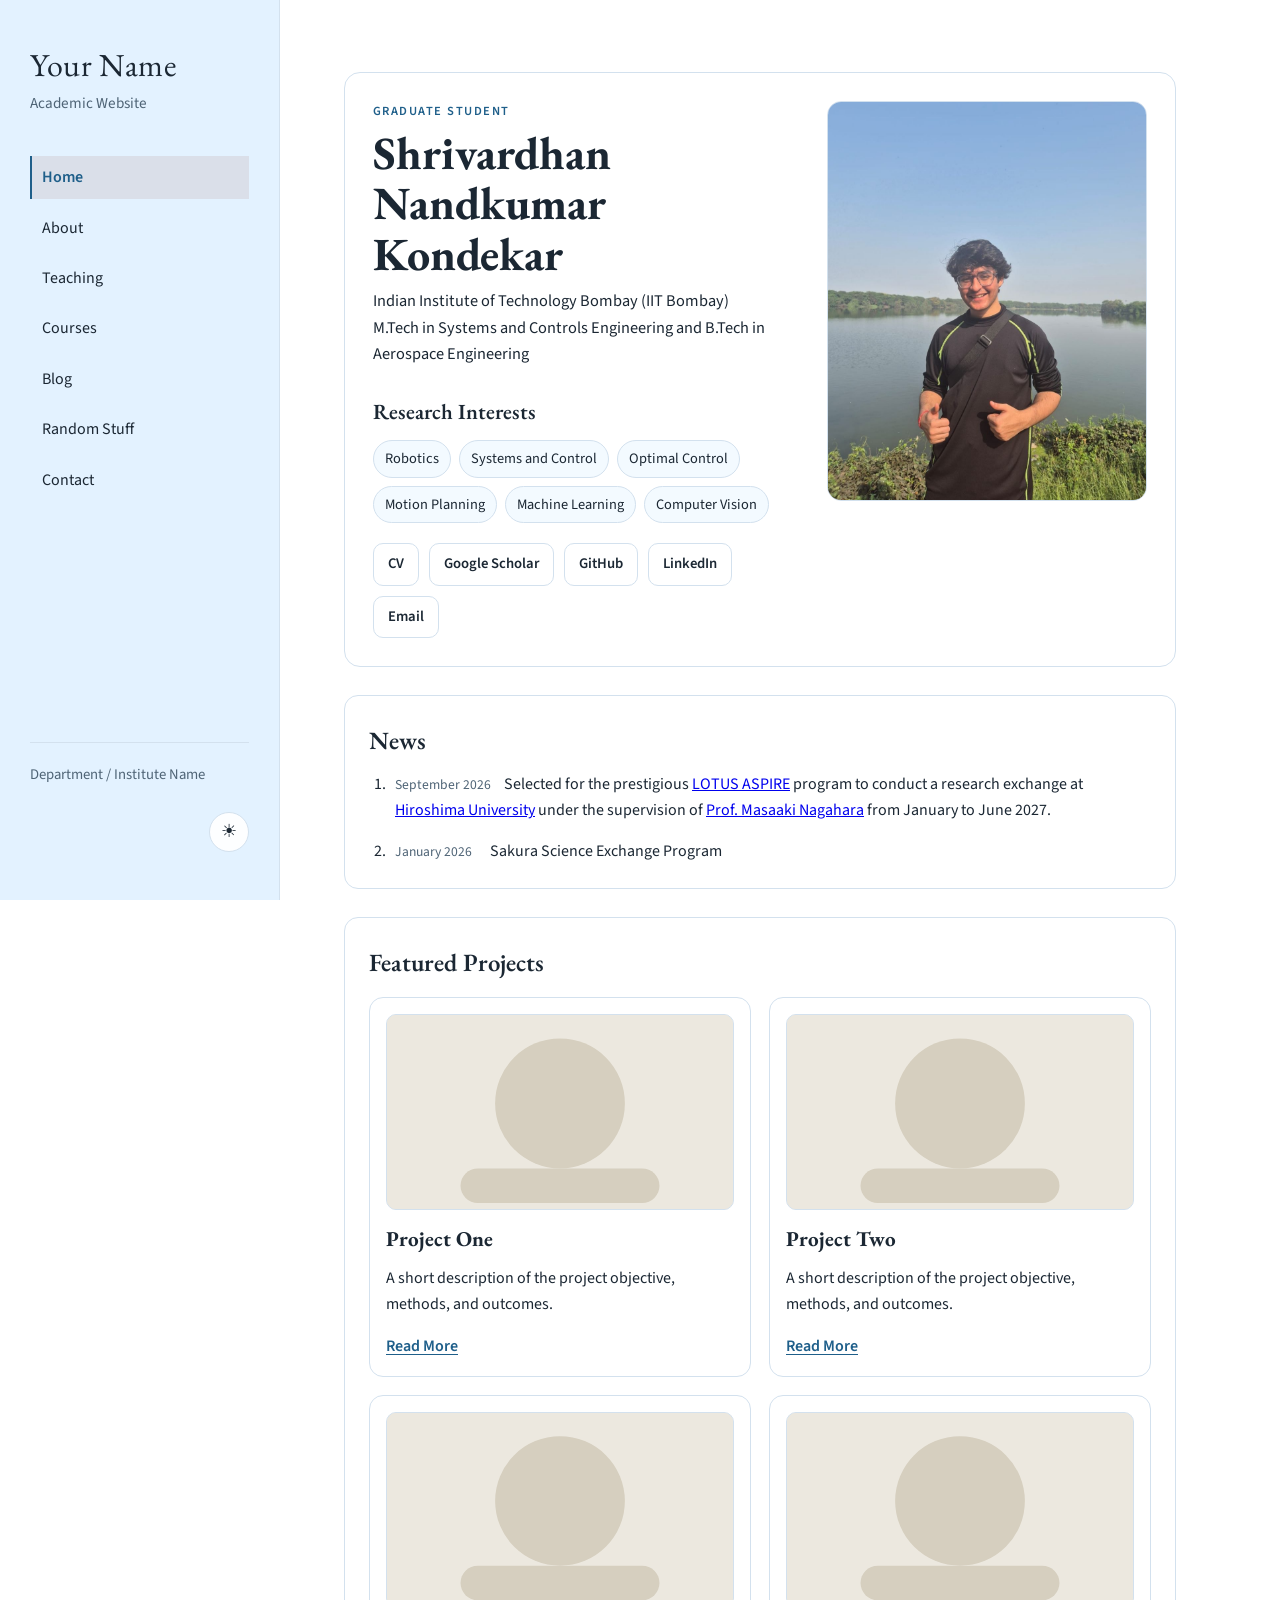
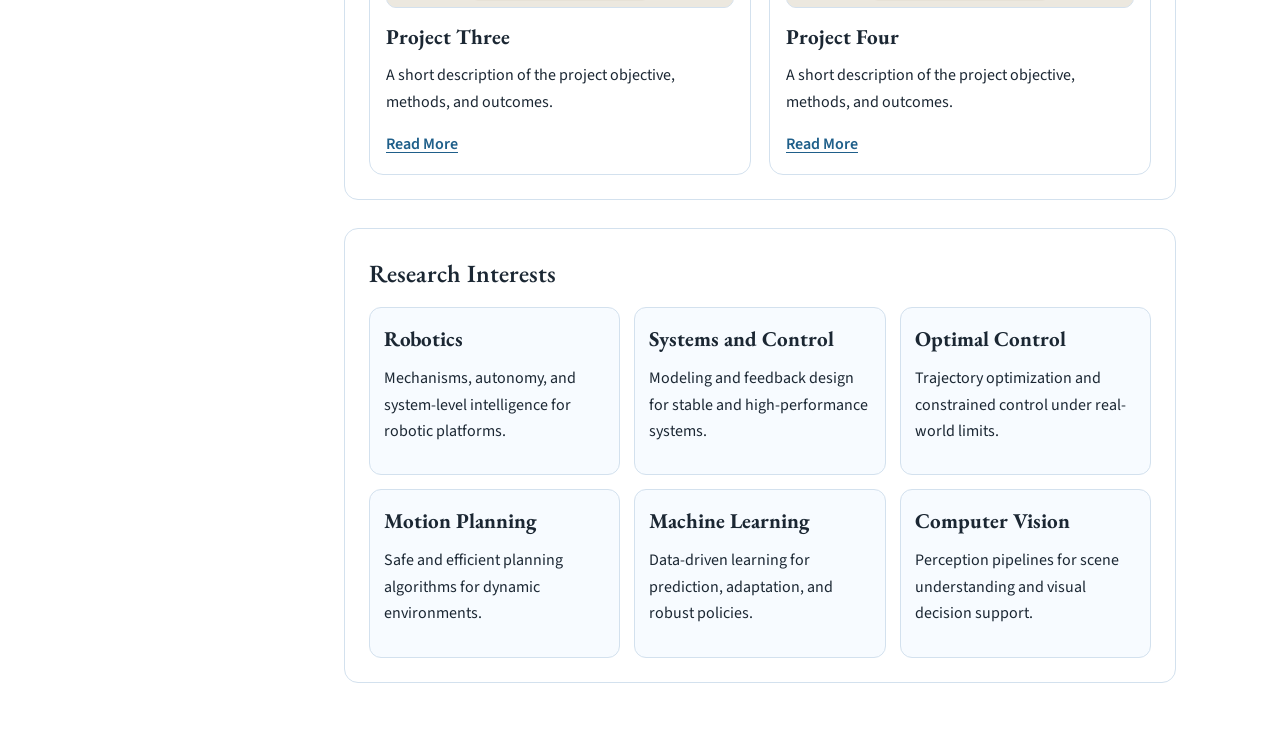
<file: index.html>
<!DOCTYPE html>
<html lang="en">
<head>
  <meta charset="UTF-8">
  <meta name="viewport" content="width=device-width, initial-scale=1.0">
  <meta name="description" content="Personal academic website of Your Name.">
  <title>Home | Your Name</title>
  <link rel="preconnect" href="https://fonts.googleapis.com">
  <link rel="preconnect" href="https://fonts.gstatic.com" crossorigin>
  <link href="https://fonts.googleapis.com/css2?family=Source+Sans+3:wght@400;500;600&family=EB+Garamond:opsz,wght@8..72,500;8..72,600;8..72,700&display=swap" rel="stylesheet">
  <link rel="stylesheet" href="css/style.css">
</head>
<body>
  <button class="menu-toggle" type="button" aria-label="Open navigation" aria-expanded="false" aria-controls="site-sidebar">
    <span class="menu-toggle__line"></span>
    <span class="menu-toggle__line"></span>
    <span class="menu-toggle__line"></span>
  </button>

  <div class="mobile-overlay" aria-hidden="true"></div>

  <aside class="sidebar" id="site-sidebar" aria-label="Sidebar navigation">
    <div class="sidebar__inner">
      <p class="site-title">Your Name</p>
      <p class="site-subtitle">Academic Website</p>

      <nav class="nav" aria-label="Main">
        <ul class="nav__list">
          <li><a href="index.html" data-page="index.html">Home</a></li>
          <li><a href="about.html" data-page="about.html">About</a></li>
          <li><a href="teaching.html" data-page="teaching.html">Teaching</a></li>
          <li><a href="courses.html" data-page="courses.html">Courses</a></li>
          <li><a href="blog.html" data-page="blog.html">Blog</a></li>
          <li><a href="random.html" data-page="random.html">Random Stuff</a></li>
          <li><a href="contact.html" data-page="contact.html">Contact</a></li>
        </ul>
      </nav>

      <p class="sidebar-note">
        <!-- Replace this short line with your affiliation or current role. -->
        Department / Institute Name
      </p>
    </div>
  </aside>

  <main class="content" id="main-content">
    <section class="home-hero" aria-label="Introduction">
      <div class="home-hero__text">
        <p class="eyebrow">Graduate Student</p>
        <h1>Shrivardhan Nandkumar Kondekar</h1>
        <p class="home-hero__meta">
          <!-- Replace with your exact department and institute. -->
          Indian Institute of Technology Bombay (IIT Bombay)
        </p>
        <p class="home-hero__meta">
          <!-- Replace with your current degree and specialization. -->
          M.Tech in Systems and Controls Engineering and B.Tech in Aerospace Engineering
        </p>

        <h2 class="subheading">Research Interests</h2>
        <ul class="chip-list" aria-label="Research interests as tags">
          <li>Robotics</li>
          <li>Systems and Control</li>
          <li>Optimal Control</li>
          <li>Motion Planning</li>
          <li>Machine Learning</li>
          <li>Computer Vision</li>
        </ul>

        <div class="action-row" aria-label="External profile links">
          <a class="btn" href="#" target="_blank" rel="noopener noreferrer"><!-- Replace # with your CV URL. -->CV</a>
          <a class="btn" href="#" target="_blank" rel="noopener noreferrer"><!-- Replace # with your Google Scholar URL. -->Google Scholar</a>
          <a class="btn" href="https://github.com" target="_blank" rel="noopener noreferrer"><!-- Replace with your GitHub profile URL. -->GitHub</a>
          <a class="btn" href="https://www.linkedin.com" target="_blank" rel="noopener noreferrer"><!-- Replace with your LinkedIn profile URL. -->LinkedIn</a>
          <a class="btn" href="mailto:youremail@example.com"><!-- Replace with your email address. -->Email</a>
        </div>
      </div>

      <figure class="home-hero__photo-wrap">
        <img src="images/img_for_website.jpg" alt="Professional profile placeholder" class="home-hero__photo">
        <figcaption>
        </figcaption>
      </figure>
    </section>

    <section class="section-block" aria-labelledby="news-heading">
      <h2 id="news-heading">News</h2>
      <ol class="news-list">
        <li>
          <span class="news-date">September 2026</span>
          <p>Selected for the prestigious <a href="https://www.jst.go.jp/program/india/en/" target="_blank">LOTUS ASPIRE</a> program to conduct a research exchange at <a href="https://www.hiroshima-u.ac.jp/en" target="_blank">Hiroshima University</a> under the supervision of <a href="https://nagahara-masaaki.github.io/" target="_blank">Prof. Masaaki Nagahara</a> from January to June 2027.</p>
        </li>
        <li>
          <span class="news-date">January 2026</span>
          <p>Sakura Science Exchange Program</p>
        </li>        
      </ol>
    </section>

    <section class="section-block" aria-labelledby="featured-projects-heading">
      <h2 id="featured-projects-heading">Featured Projects</h2>
      <div class="project-grid">
        <article class="project-card">
          <img src="images/profile-placeholder.svg" alt="Project placeholder image" class="project-card__image">
          <h3><!-- Replace with project title. -->Project One</h3>
          <p><!-- Replace with short project summary. -->A short description of the project objective, methods, and outcomes.</p>
          <a href="#" class="project-link"><!-- Replace # with project URL. -->Read More</a>
        </article>

        <article class="project-card">
          <img src="images/profile-placeholder.svg" alt="Project placeholder image" class="project-card__image">
          <h3><!-- Replace with project title. -->Project Two</h3>
          <p><!-- Replace with short project summary. -->A short description of the project objective, methods, and outcomes.</p>
          <a href="#" class="project-link"><!-- Replace # with project URL. -->Read More</a>
        </article>

        <article class="project-card">
          <img src="images/profile-placeholder.svg" alt="Project placeholder image" class="project-card__image">
          <h3><!-- Replace with project title. -->Project Three</h3>
          <p><!-- Replace with short project summary. -->A short description of the project objective, methods, and outcomes.</p>
          <a href="#" class="project-link"><!-- Replace # with project URL. -->Read More</a>
        </article>

        <article class="project-card">
          <img src="images/profile-placeholder.svg" alt="Project placeholder image" class="project-card__image">
          <h3><!-- Replace with project title. -->Project Four</h3>
          <p><!-- Replace with short project summary. -->A short description of the project objective, methods, and outcomes.</p>
          <a href="#" class="project-link"><!-- Replace # with project URL. -->Read More</a>
        </article>
      </div>
    </section>

    <section class="section-block" aria-labelledby="interest-cards-heading">
      <h2 id="interest-cards-heading">Research Interests</h2>
      <div class="interest-grid">
        <article class="interest-card">
          <h3>Robotics</h3>
          <p><!-- Replace with custom text. -->Mechanisms, autonomy, and system-level intelligence for robotic platforms.</p>
        </article>
        <article class="interest-card">
          <h3>Systems and Control</h3>
          <p><!-- Replace with custom text. -->Modeling and feedback design for stable and high-performance systems.</p>
        </article>
        <article class="interest-card">
          <h3>Optimal Control</h3>
          <p><!-- Replace with custom text. -->Trajectory optimization and constrained control under real-world limits.</p>
        </article>
        <article class="interest-card">
          <h3>Motion Planning</h3>
          <p><!-- Replace with custom text. -->Safe and efficient planning algorithms for dynamic environments.</p>
        </article>
        <article class="interest-card">
          <h3>Machine Learning</h3>
          <p><!-- Replace with custom text. -->Data-driven learning for prediction, adaptation, and robust policies.</p>
        </article>
        <article class="interest-card">
          <h3>Computer Vision</h3>
          <p><!-- Replace with custom text. -->Perception pipelines for scene understanding and visual decision support.</p>
        </article>
      </div>
    </section>
  </main>

  <script src="js/main.js"></script>
</body>
</html>
</file>
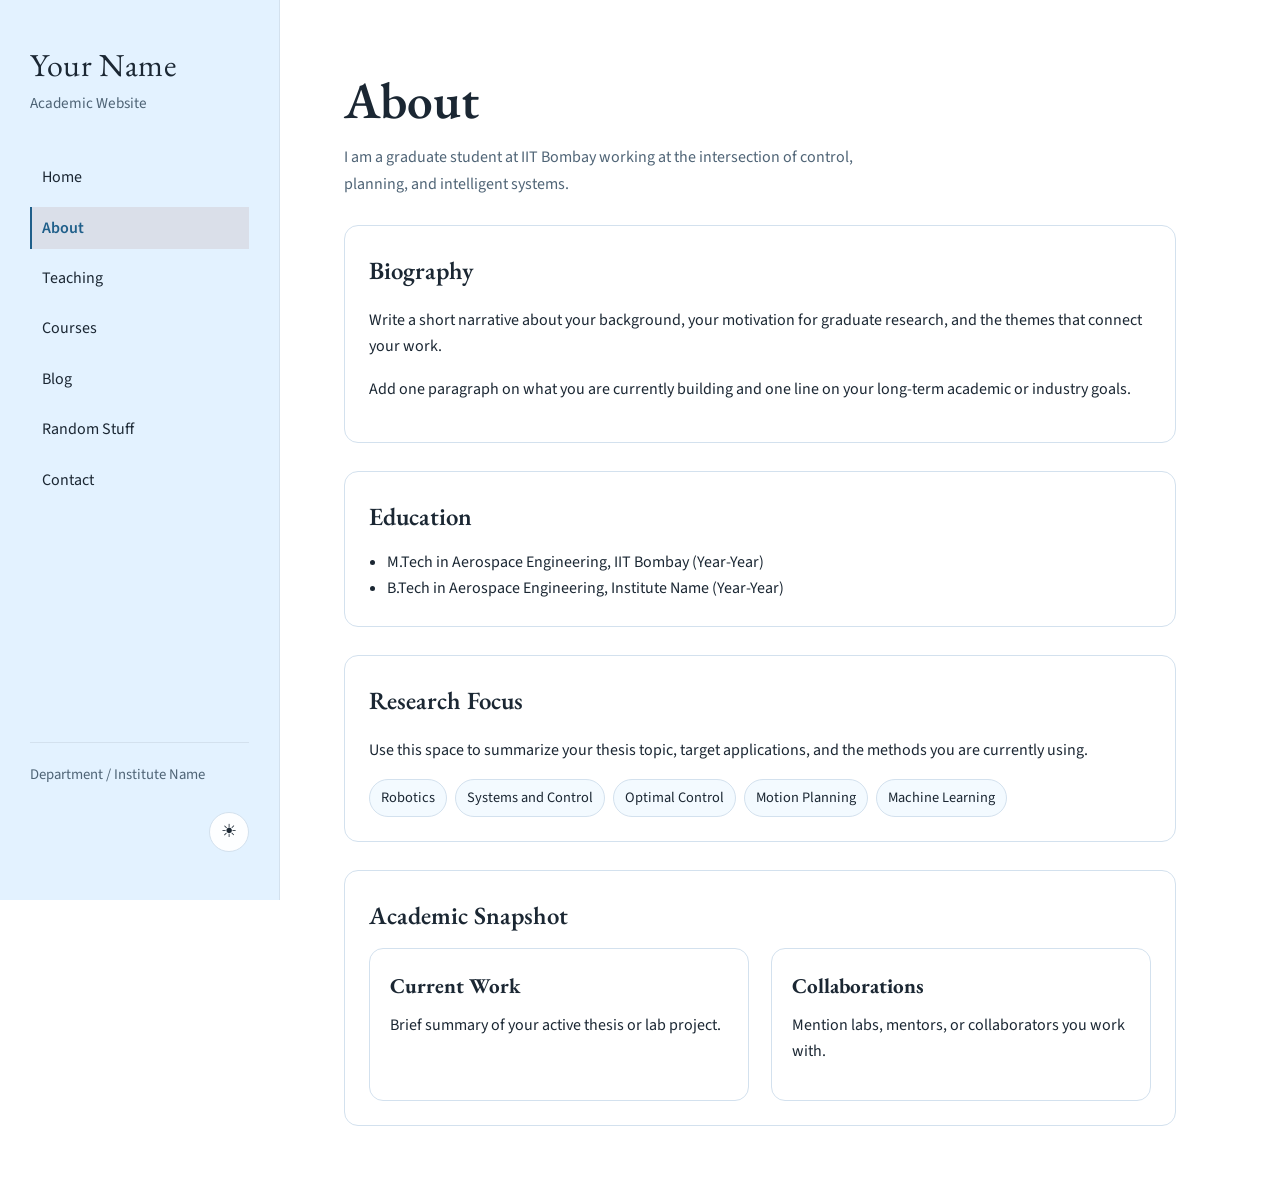
<file: about.html>
<!DOCTYPE html>
<html lang="en">
<head>
  <meta charset="UTF-8">
  <meta name="viewport" content="width=device-width, initial-scale=1.0">
  <meta name="description" content="About page of Your Name.">
  <title>About | Your Name</title>
  <link rel="preconnect" href="https://fonts.googleapis.com">
  <link rel="preconnect" href="https://fonts.gstatic.com" crossorigin>
  <link href="https://fonts.googleapis.com/css2?family=Source+Sans+3:wght@400;500;600&family=EB+Garamond:opsz,wght@8..72,500;8..72,600;8..72,700&display=swap" rel="stylesheet">
  <link rel="stylesheet" href="css/style.css">
</head>
<body>
  <button class="menu-toggle" type="button" aria-label="Open navigation" aria-expanded="false" aria-controls="site-sidebar">
    <span class="menu-toggle__line"></span>
    <span class="menu-toggle__line"></span>
    <span class="menu-toggle__line"></span>
  </button>

  <div class="mobile-overlay" aria-hidden="true"></div>

  <aside class="sidebar" id="site-sidebar" aria-label="Sidebar navigation">
    <div class="sidebar__inner">
      <p class="site-title">Your Name</p>
      <p class="site-subtitle">Academic Website</p>

      <nav class="nav" aria-label="Main">
        <ul class="nav__list">
          <li><a href="index.html" data-page="index.html">Home</a></li>
          <li><a href="about.html" data-page="about.html">About</a></li>
          <li><a href="teaching.html" data-page="teaching.html">Teaching</a></li>
          <li><a href="courses.html" data-page="courses.html">Courses</a></li>
          <li><a href="blog.html" data-page="blog.html">Blog</a></li>
          <li><a href="random.html" data-page="random.html">Random Stuff</a></li>
          <li><a href="contact.html" data-page="contact.html">Contact</a></li>
        </ul>
      </nav>

      <p class="sidebar-note">
        <!-- Replace this short line with your affiliation or current role. -->
        Department / Institute Name
      </p>
    </div>
  </aside>

  <main class="content" id="main-content">
    <header class="page-header">
      <h1>About</h1>
      <p>
        <!-- Replace this with a concise introduction and your research identity. -->
        I am a graduate student at IIT Bombay working at the intersection of control, planning, and intelligent systems.
      </p>
    </header>

    <section class="section-block">
      <h2>Biography</h2>
      <p>
        <!-- Replace this paragraph with your personal biography. -->
        Write a short narrative about your background, your motivation for graduate research, and the themes that connect your work.
      </p>
      <p>
        <!-- Replace this paragraph with your current goals and long-term direction. -->
        Add one paragraph on what you are currently building and one line on your long-term academic or industry goals.
      </p>
    </section>

    <section class="section-block">
      <h2>Education</h2>
      <ul class="list-clean">
        <li><!-- Replace with your current degree information. --> M.Tech in Aerospace Engineering, IIT Bombay (Year-Year)</li>
        <li><!-- Replace with undergraduate degree information. --> B.Tech in Aerospace Engineering, Institute Name (Year-Year)</li>
      </ul>
    </section>

    <section class="section-block">
      <h2>Research Focus</h2>
      <p>
        <!-- Replace this with your current research focus. -->
        Use this space to summarize your thesis topic, target applications, and the methods you are currently using.
      </p>
      <div class="chip-list" aria-label="Research keywords">
        <span>Robotics</span>
        <span>Systems and Control</span>
        <span>Optimal Control</span>
        <span>Motion Planning</span>
        <span>Machine Learning</span>
      </div>
    </section>

    <section class="section-block">
      <h2>Academic Snapshot</h2>
      <div class="card-grid card-grid--tight">
        <article class="card">
          <h3>Current Work</h3>
          <p><!-- Replace with current project summary. --> Brief summary of your active thesis or lab project.</p>
        </article>
        <article class="card">
          <h3>Collaborations</h3>
          <p><!-- Replace with collaborations or lab groups. --> Mention labs, mentors, or collaborators you work with.</p>
        </article>
      </div>
    </section>
  </main>

  <script src="js/main.js"></script>
</body>
</html>
</file>
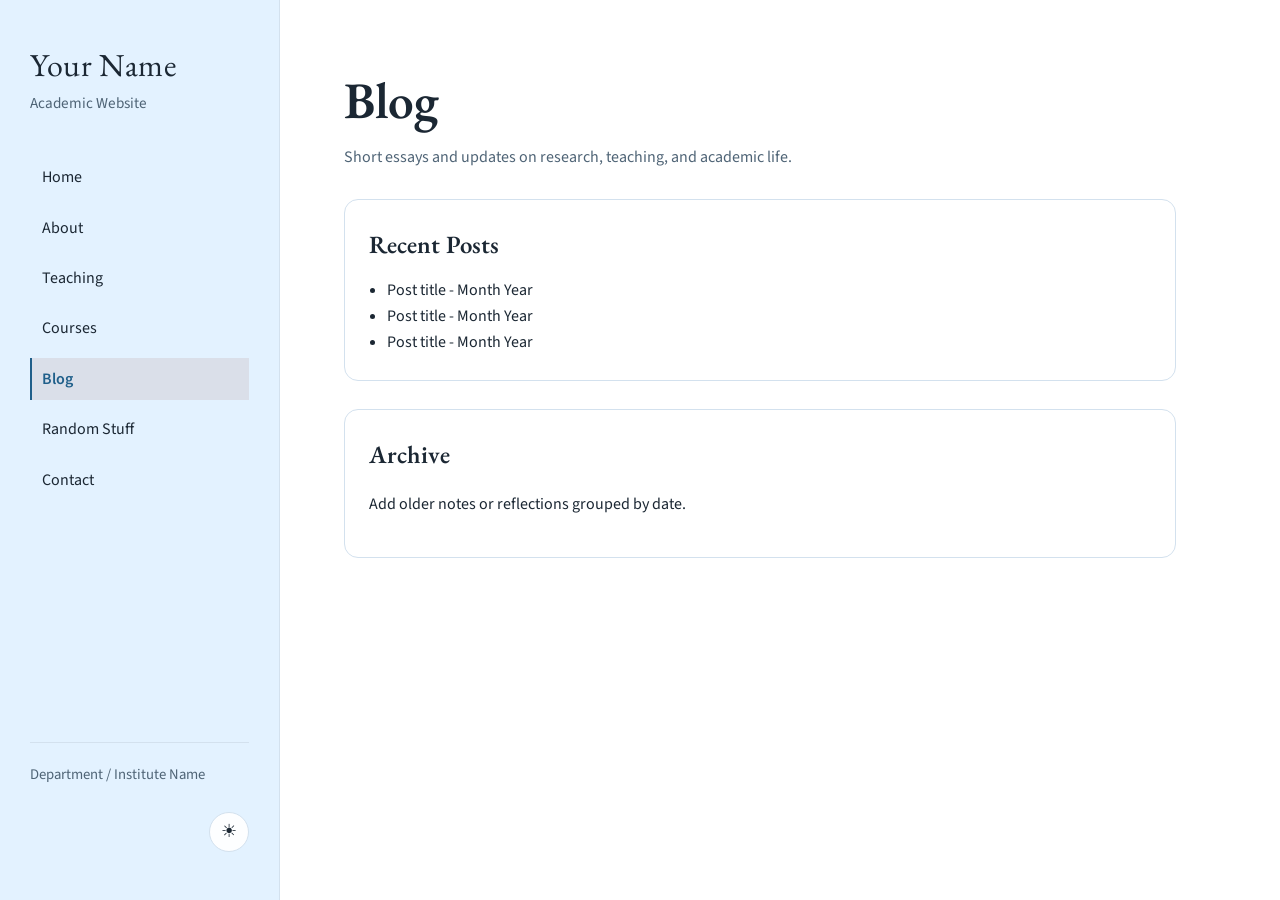
<file: blog.html>
<!DOCTYPE html>
<html lang="en">
<head>
  <meta charset="UTF-8">
  <meta name="viewport" content="width=device-width, initial-scale=1.0">
  <meta name="description" content="Blog page of Your Name.">
  <title>Blog | Your Name</title>
  <link rel="preconnect" href="https://fonts.googleapis.com">
  <link rel="preconnect" href="https://fonts.gstatic.com" crossorigin>
  <link href="https://fonts.googleapis.com/css2?family=Source+Sans+3:wght@400;500;600&family=EB+Garamond:opsz,wght@8..72,500;8..72,600;8..72,700&display=swap" rel="stylesheet">
  <link rel="stylesheet" href="css/style.css">
</head>
<body>
  <button class="menu-toggle" type="button" aria-label="Open navigation" aria-expanded="false" aria-controls="site-sidebar">
    <span class="menu-toggle__line"></span>
    <span class="menu-toggle__line"></span>
    <span class="menu-toggle__line"></span>
  </button>

  <div class="mobile-overlay" aria-hidden="true"></div>

  <aside class="sidebar" id="site-sidebar" aria-label="Sidebar navigation">
    <div class="sidebar__inner">
      <p class="site-title">Your Name</p>
      <p class="site-subtitle">Academic Website</p>

      <nav class="nav" aria-label="Main">
        <ul class="nav__list">
          <li><a href="index.html" data-page="index.html">Home</a></li>
          <li><a href="about.html" data-page="about.html">About</a></li>
          <li><a href="teaching.html" data-page="teaching.html">Teaching</a></li>
          <li><a href="courses.html" data-page="courses.html">Courses</a></li>
          <li><a href="blog.html" data-page="blog.html">Blog</a></li>
          <li><a href="random.html" data-page="random.html">Random Stuff</a></li>
          <li><a href="contact.html" data-page="contact.html">Contact</a></li>
        </ul>
      </nav>

      <p class="sidebar-note">
        <!-- Replace this short line with your affiliation or current role. -->
        Department / Institute Name
      </p>
    </div>
  </aside>

  <main class="content" id="main-content">
    <header class="page-header">
      <h1>Blog</h1>
      <p>
        <!-- Replace this with a sentence about your writing topics. -->
        Short essays and updates on research, teaching, and academic life.
      </p>
    </header>

    <section class="section-block">
      <h2>Recent Posts</h2>
      <ul class="list-clean">
        <li><!-- Replace with blog post title/link/date --> Post title - Month Year</li>
        <li><!-- Replace with blog post title/link/date --> Post title - Month Year</li>
        <li><!-- Replace with blog post title/link/date --> Post title - Month Year</li>
      </ul>
    </section>

    <section class="section-block">
      <h2>Archive</h2>
      <p>
        <!-- Replace this with links to yearly/monthly archives. -->
        Add older notes or reflections grouped by date.
      </p>
    </section>
  </main>

  <script src="js/main.js"></script>
</body>
</html>
</file>
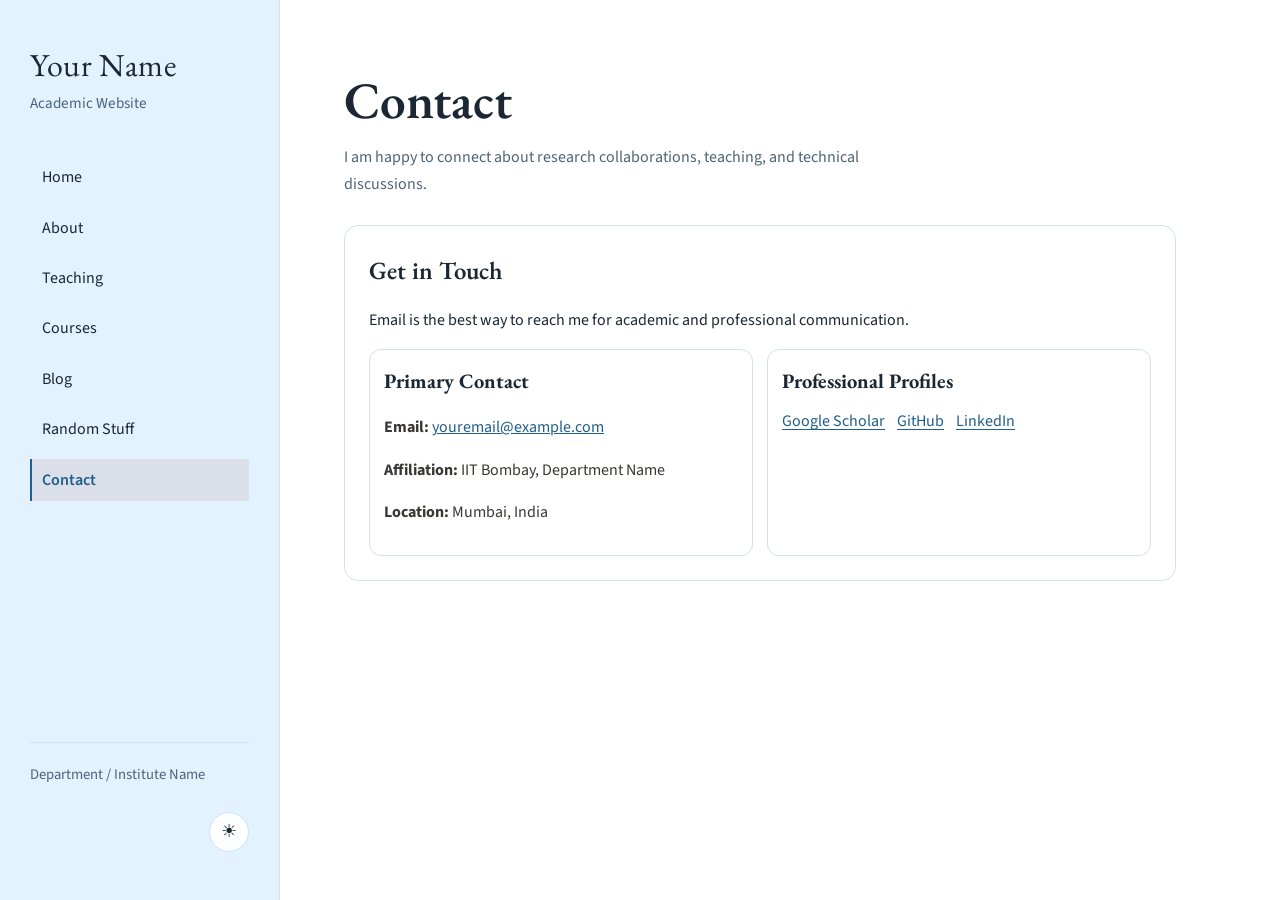
<file: contact.html>
<!DOCTYPE html>
<html lang="en">
<head>
  <meta charset="UTF-8">
  <meta name="viewport" content="width=device-width, initial-scale=1.0">
  <meta name="description" content="Contact page of Your Name.">
  <title>Contact | Your Name</title>
  <link rel="preconnect" href="https://fonts.googleapis.com">
  <link rel="preconnect" href="https://fonts.gstatic.com" crossorigin>
  <link href="https://fonts.googleapis.com/css2?family=Source+Sans+3:wght@400;500;600&family=EB+Garamond:opsz,wght@8..72,500;8..72,600;8..72,700&display=swap" rel="stylesheet">
  <link rel="stylesheet" href="css/style.css">
</head>
<body>
  <button class="menu-toggle" type="button" aria-label="Open navigation" aria-expanded="false" aria-controls="site-sidebar">
    <span class="menu-toggle__line"></span>
    <span class="menu-toggle__line"></span>
    <span class="menu-toggle__line"></span>
  </button>

  <div class="mobile-overlay" aria-hidden="true"></div>

  <aside class="sidebar" id="site-sidebar" aria-label="Sidebar navigation">
    <div class="sidebar__inner">
      <p class="site-title">Your Name</p>
      <p class="site-subtitle">Academic Website</p>

      <nav class="nav" aria-label="Main">
        <ul class="nav__list">
          <li><a href="index.html" data-page="index.html">Home</a></li>
          <li><a href="about.html" data-page="about.html">About</a></li>
          <li><a href="teaching.html" data-page="teaching.html">Teaching</a></li>
          <li><a href="courses.html" data-page="courses.html">Courses</a></li>
          <li><a href="blog.html" data-page="blog.html">Blog</a></li>
          <li><a href="random.html" data-page="random.html">Random Stuff</a></li>
          <li><a href="contact.html" data-page="contact.html">Contact</a></li>
        </ul>
      </nav>

      <p class="sidebar-note">
        <!-- Replace this short line with your affiliation or current role. -->
        Department / Institute Name
      </p>
    </div>
  </aside>

  <main class="content" id="main-content">
    <header class="page-header">
      <h1>Contact</h1>
      <p>
        <!-- Replace this with your preferred contact instructions. -->
        I am happy to connect about research collaborations, teaching, and technical discussions.
      </p>
    </header>

    <section class="section-block">
      <h2>Get in Touch</h2>
      <p>
        <!-- Replace this line with your preferred response-time note. -->
        Email is the best way to reach me for academic and professional communication.
      </p>

      <div class="contact-panel-grid">
        <article class="contact-panel">
          <h3>Primary Contact</h3>
          <p><strong>Email:</strong> <a href="mailto:youremail@example.com">youremail@example.com</a></p>
          <p><strong>Affiliation:</strong> <!-- Replace with your affiliation. --> IIT Bombay, Department Name</p>
          <p><strong>Location:</strong> <!-- Replace with your location. --> Mumbai, India</p>
        </article>

        <article class="contact-panel">
          <h3>Professional Profiles</h3>
          <div class="contact-links">
            <a href="https://scholar.google.com" target="_blank" rel="noopener noreferrer"><!-- Replace with your Scholar link. -->Google Scholar</a>
            <a href="https://github.com" target="_blank" rel="noopener noreferrer"><!-- Replace with your GitHub link. -->GitHub</a>
            <a href="https://www.linkedin.com" target="_blank" rel="noopener noreferrer"><!-- Replace with your LinkedIn link. -->LinkedIn</a>
          </div>
        </article>
      </div>
    </section>
  </main>

  <script src="js/main.js"></script>
</body>
</html>
</file>
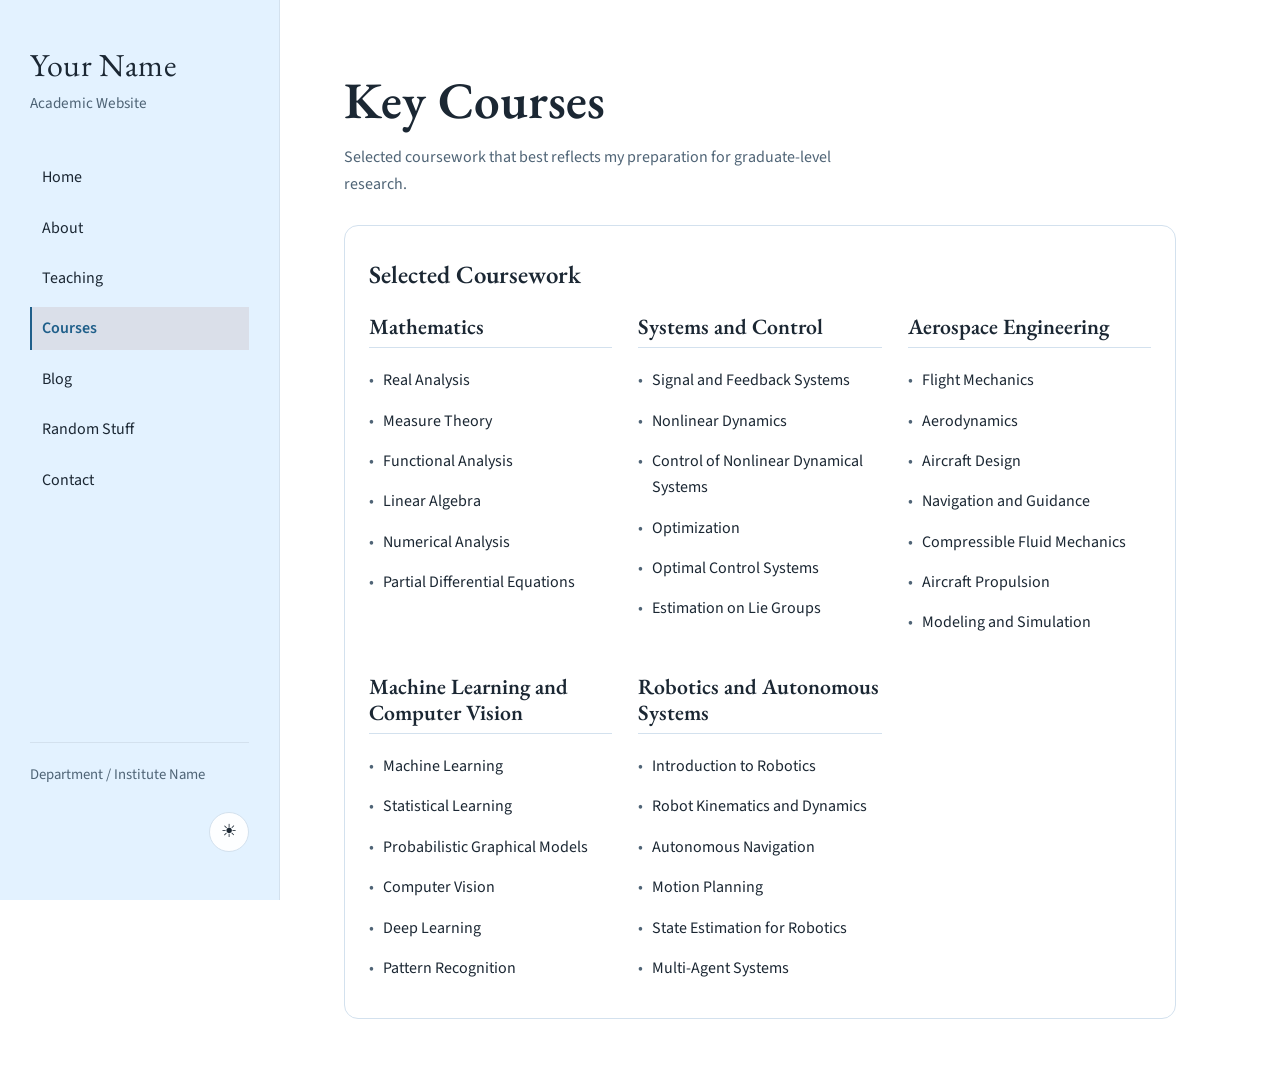
<file: courses.html>
<!DOCTYPE html>
<html lang="en">
<head>
  <meta charset="UTF-8">
  <meta name="viewport" content="width=device-width, initial-scale=1.0">
  <meta name="description" content="Courses page of Your Name.">
  <title>Key Courses | Your Name</title>
  <link rel="preconnect" href="https://fonts.googleapis.com">
  <link rel="preconnect" href="https://fonts.gstatic.com" crossorigin>
  <link href="https://fonts.googleapis.com/css2?family=Source+Sans+3:wght@400;500;600&family=EB+Garamond:opsz,wght@8..72,500;8..72,600;8..72,700&display=swap" rel="stylesheet">
  <link rel="stylesheet" href="css/style.css">
</head>
<body>
  <button class="menu-toggle" type="button" aria-label="Open navigation" aria-expanded="false" aria-controls="site-sidebar">
    <span class="menu-toggle__line"></span>
    <span class="menu-toggle__line"></span>
    <span class="menu-toggle__line"></span>
  </button>

  <div class="mobile-overlay" aria-hidden="true"></div>

  <aside class="sidebar" id="site-sidebar" aria-label="Sidebar navigation">
    <div class="sidebar__inner">
      <p class="site-title">Your Name</p>
      <p class="site-subtitle">Academic Website</p>

      <nav class="nav" aria-label="Main">
        <ul class="nav__list">
          <li><a href="index.html" data-page="index.html">Home</a></li>
          <li><a href="about.html" data-page="about.html">About</a></li>
          <li><a href="teaching.html" data-page="teaching.html">Teaching</a></li>
          <li><a href="courses.html" data-page="courses.html">Courses</a></li>
          <li><a href="blog.html" data-page="blog.html">Blog</a></li>
          <li><a href="random.html" data-page="random.html">Random Stuff</a></li>
          <li><a href="contact.html" data-page="contact.html">Contact</a></li>
        </ul>
      </nav>

      <p class="sidebar-note">
        <!-- Replace this short line with your affiliation or current role. -->
        Department / Institute Name
      </p>
    </div>
  </aside>

  <main class="content" id="main-content">
    <header class="page-header">
      <h1>Key Courses</h1>
      <p>
        <!-- Replace this sentence with your own one-line overview. -->
        Selected coursework that best reflects my preparation for graduate-level research.
      </p>
    </header>

    <section class="section-block coursework" aria-labelledby="coursework-heading">
      <h2 id="coursework-heading">Selected Coursework</h2>
      <div class="coursework-grid">
        <section class="coursework-category" aria-labelledby="cat-math">
          <h3 id="cat-math">Mathematics</h3>
          <ul class="coursework-list">
            <li>Real Analysis</li>
            <li>Measure Theory</li>
            <li>Functional Analysis</li>
            <li>Linear Algebra</li>
            <li>Numerical Analysis</li>
            <li>Partial Differential Equations</li>
            <!-- Add or remove mathematics courses here. -->
          </ul>
        </section>

        <section class="coursework-category" aria-labelledby="cat-control">
          <h3 id="cat-control">Systems and Control</h3>
          <ul class="coursework-list">
            <li>Signal and Feedback Systems</li>
            <li>Nonlinear Dynamics</li>
            <li>Control of Nonlinear Dynamical Systems</li>
            <li>Optimization</li>
            <li>Optimal Control Systems</li>
            <li>Estimation on Lie Groups</li>
            <!-- Add or remove systems and control courses here. -->
          </ul>
        </section>

        <section class="coursework-category" aria-labelledby="cat-ae">
          <h3 id="cat-ae">Aerospace Engineering</h3>
          <ul class="coursework-list">
            <li>Flight Mechanics</li>
            <li>Aerodynamics</li>
            <li>Aircraft Design</li>
            <li>Navigation and Guidance</li>
            <li>Compressible Fluid Mechanics</li>
            <li>Aircraft Propulsion</li>
            <li>Modeling and Simulation</li>
            <!-- Add or remove aerospace courses here. -->
          </ul>
        </section>

        <section class="coursework-category" aria-labelledby="cat-mlcv">
          <h3 id="cat-mlcv">Machine Learning and Computer Vision</h3>
          <ul class="coursework-list">
            <li>Machine Learning</li>
            <li>Statistical Learning</li>
            <li>Probabilistic Graphical Models</li>
            <li>Computer Vision</li>
            <li>Deep Learning</li>
            <li>Pattern Recognition</li>
            <!-- Add or remove ML/CV courses here. -->
          </ul>
        </section>

        <section class="coursework-category" aria-labelledby="cat-robotics">
          <h3 id="cat-robotics">Robotics and Autonomous Systems</h3>
          <ul class="coursework-list">
            <li>Introduction to Robotics</li>
            <li>Robot Kinematics and Dynamics</li>
            <li>Autonomous Navigation</li>
            <li>Motion Planning</li>
            <li>State Estimation for Robotics</li>
            <li>Multi-Agent Systems</li>
            <!-- Add or remove robotics courses here. -->
          </ul>
        </section>
      </div>
    </section>
  </main>

  <script src="js/main.js"></script>
</body>
</html>
</file>
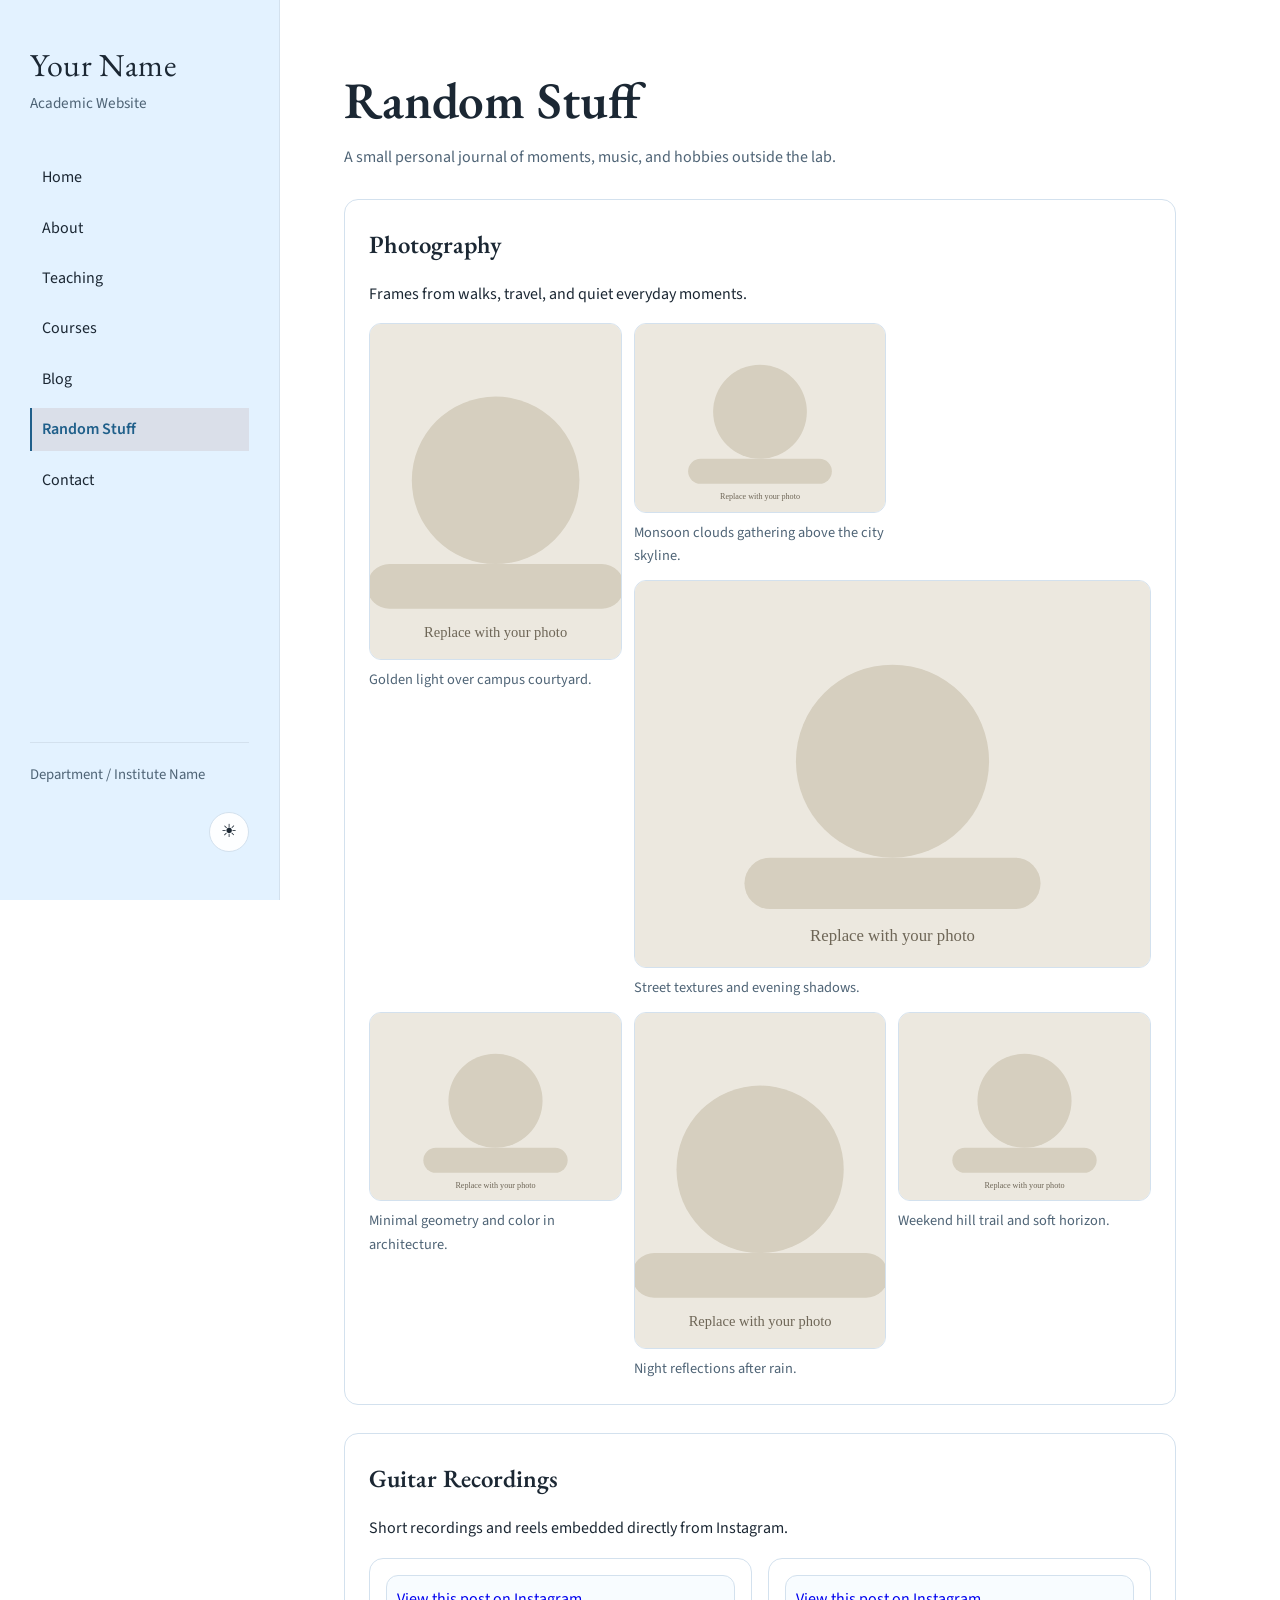
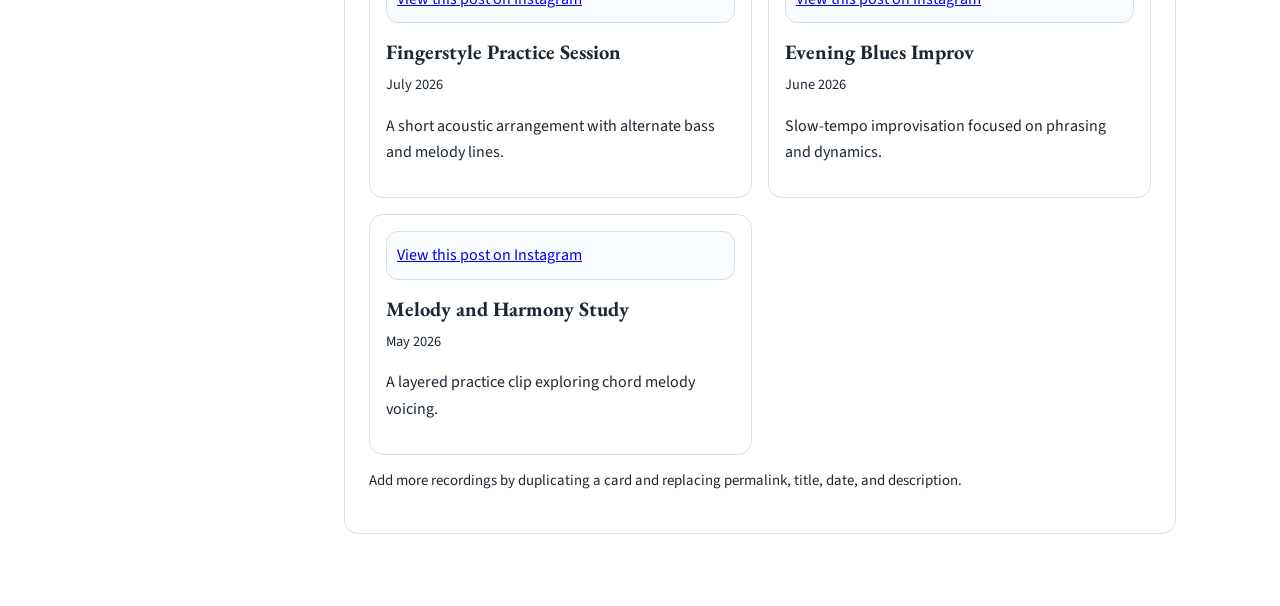
<file: random.html>
<!DOCTYPE html>
<html lang="en">
<head>
  <meta charset="UTF-8">
  <meta name="viewport" content="width=device-width, initial-scale=1.0">
  <meta name="description" content="Random stuff page of Your Name.">
  <title>Random Stuff | Your Name</title>
  <link rel="preconnect" href="https://fonts.googleapis.com">
  <link rel="preconnect" href="https://fonts.gstatic.com" crossorigin>
  <link href="https://fonts.googleapis.com/css2?family=Source+Sans+3:wght@400;500;600&family=EB+Garamond:opsz,wght@8..72,500;8..72,600;8..72,700&display=swap" rel="stylesheet">
  <link rel="stylesheet" href="css/style.css">
</head>
<body>
  <button class="menu-toggle" type="button" aria-label="Open navigation" aria-expanded="false" aria-controls="site-sidebar">
    <span class="menu-toggle__line"></span>
    <span class="menu-toggle__line"></span>
    <span class="menu-toggle__line"></span>
  </button>

  <div class="mobile-overlay" aria-hidden="true"></div>

  <aside class="sidebar" id="site-sidebar" aria-label="Sidebar navigation">
    <div class="sidebar__inner">
      <p class="site-title">Your Name</p>
      <p class="site-subtitle">Academic Website</p>

      <nav class="nav" aria-label="Main">
        <ul class="nav__list">
          <li><a href="index.html" data-page="index.html">Home</a></li>
          <li><a href="about.html" data-page="about.html">About</a></li>
          <li><a href="teaching.html" data-page="teaching.html">Teaching</a></li>
          <li><a href="courses.html" data-page="courses.html">Courses</a></li>
          <li><a href="blog.html" data-page="blog.html">Blog</a></li>
          <li><a href="random.html" data-page="random.html">Random Stuff</a></li>
          <li><a href="contact.html" data-page="contact.html">Contact</a></li>
        </ul>
      </nav>

      <p class="sidebar-note">
        <!-- Replace this short line with your affiliation or current role. -->
        Department / Institute Name
      </p>
    </div>
  </aside>

  <main class="content" id="main-content">
    <header class="page-header">
      <h1>Random Stuff</h1>
      <p>
        <!-- Replace this with a short personal line about your non-academic interests. -->
        A small personal journal of moments, music, and hobbies outside the lab.
      </p>
    </header>

    <section class="section-block" aria-labelledby="photography-heading">
      <h2 id="photography-heading">Photography</h2>
      <p>
        <!-- Replace this text with your own note about photography interests. -->
        Frames from walks, travel, and quiet everyday moments.
      </p>

      <div class="photo-gallery" aria-label="Photography gallery">
        <figure class="photo-item photo-item--tall">
          <!-- Replace src with your own image in images/ and update caption as needed. -->
          <img src="images/profile-placeholder.svg" alt="Placeholder photo 1">
          <figcaption>Golden light over campus courtyard.</figcaption>
        </figure>

        <figure class="photo-item">
          <!-- Replace src with your own image in images/ and update caption as needed. -->
          <img src="images/profile-placeholder.svg" alt="Placeholder photo 2">
          <figcaption>Monsoon clouds gathering above the city skyline.</figcaption>
        </figure>

        <figure class="photo-item photo-item--wide">
          <!-- Replace src with your own image in images/ and update caption as needed. -->
          <img src="images/profile-placeholder.svg" alt="Placeholder photo 3">
          <figcaption>Street textures and evening shadows.</figcaption>
        </figure>

        <figure class="photo-item">
          <!-- Replace src with your own image in images/ and update caption as needed. -->
          <img src="images/profile-placeholder.svg" alt="Placeholder photo 4">
          <figcaption>Minimal geometry and color in architecture.</figcaption>
        </figure>

        <figure class="photo-item photo-item--tall">
          <!-- Replace src with your own image in images/ and update caption as needed. -->
          <img src="images/profile-placeholder.svg" alt="Placeholder photo 5">
          <figcaption>Night reflections after rain.</figcaption>
        </figure>

        <figure class="photo-item">
          <!-- Replace src with your own image in images/ and update caption as needed. -->
          <img src="images/profile-placeholder.svg" alt="Placeholder photo 6">
          <figcaption>Weekend hill trail and soft horizon.</figcaption>
        </figure>
      </div>
    </section>

    <section class="section-block" aria-labelledby="guitar-heading">
      <h2 id="guitar-heading">Guitar Recordings</h2>
      <p>
        <!-- Replace this note if needed. Paste Instagram embed code inside each card below. -->
        Short recordings and reels embedded directly from Instagram.
      </p>

      <div class="recording-grid" aria-label="Instagram guitar recordings">
        <article class="recording-card">
          <div class="recording-embed-wrap">
            <!-- Replace this blockquote with embed code from your Instagram Reel or video post. -->
            <!-- Keep the surrounding recording-embed-wrap container for responsive behavior. -->
            <blockquote class="instagram-media" data-instgrm-permalink="https://www.instagram.com/reel/REPLACE_WITH_YOUR_POST_1/" data-instgrm-version="14" style="margin: 0 auto; max-width: 540px; width: 100%;">
              <a href="https://www.instagram.com/reel/REPLACE_WITH_YOUR_POST_1/">View this post on Instagram</a>
            </blockquote>
          </div>
          <h3><!-- Replace with recording title. --> Fingerstyle Practice Session</h3>
          <p class="recording-date"><!-- Replace with recording date. --> July 2026</p>
          <p><!-- Replace with short description. --> A short acoustic arrangement with alternate bass and melody lines.</p>
        </article>

        <article class="recording-card">
          <div class="recording-embed-wrap">
            <!-- Replace this blockquote with embed code from your Instagram Reel or video post. -->
            <!-- Keep the surrounding recording-embed-wrap container for responsive behavior. -->
            <blockquote class="instagram-media" data-instgrm-permalink="https://www.instagram.com/reel/REPLACE_WITH_YOUR_POST_2/" data-instgrm-version="14" style="margin: 0 auto; max-width: 540px; width: 100%;">
              <a href="https://www.instagram.com/reel/REPLACE_WITH_YOUR_POST_2/">View this post on Instagram</a>
            </blockquote>
          </div>
          <h3><!-- Replace with recording title. --> Evening Blues Improv</h3>
          <p class="recording-date"><!-- Replace with recording date. --> June 2026</p>
          <p><!-- Replace with short description. --> Slow-tempo improvisation focused on phrasing and dynamics.</p>
        </article>

        <article class="recording-card">
          <div class="recording-embed-wrap">
            <!-- Replace this blockquote with embed code from your Instagram Reel or video post. -->
            <!-- Keep the surrounding recording-embed-wrap container for responsive behavior. -->
            <blockquote class="instagram-media" data-instgrm-permalink="https://www.instagram.com/reel/REPLACE_WITH_YOUR_POST_3/" data-instgrm-version="14" style="margin: 0 auto; max-width: 540px; width: 100%;">
              <a href="https://www.instagram.com/reel/REPLACE_WITH_YOUR_POST_3/">View this post on Instagram</a>
            </blockquote>
          </div>
          <h3><!-- Replace with recording title. --> Melody and Harmony Study</h3>
          <p class="recording-date"><!-- Replace with recording date. --> May 2026</p>
          <p><!-- Replace with short description. --> A layered practice clip exploring chord melody voicing.</p>
        </article>
      </div>

      <p class="recording-note">
        <!-- Duplicate one recording-card block above to add more entries. -->
        Add more recordings by duplicating a card and replacing permalink, title, date, and description.
      </p>
    </section>
  </main>

  <script async src="https://www.instagram.com/embed.js"></script>

  <script src="js/main.js"></script>
</body>
</html>
</file>
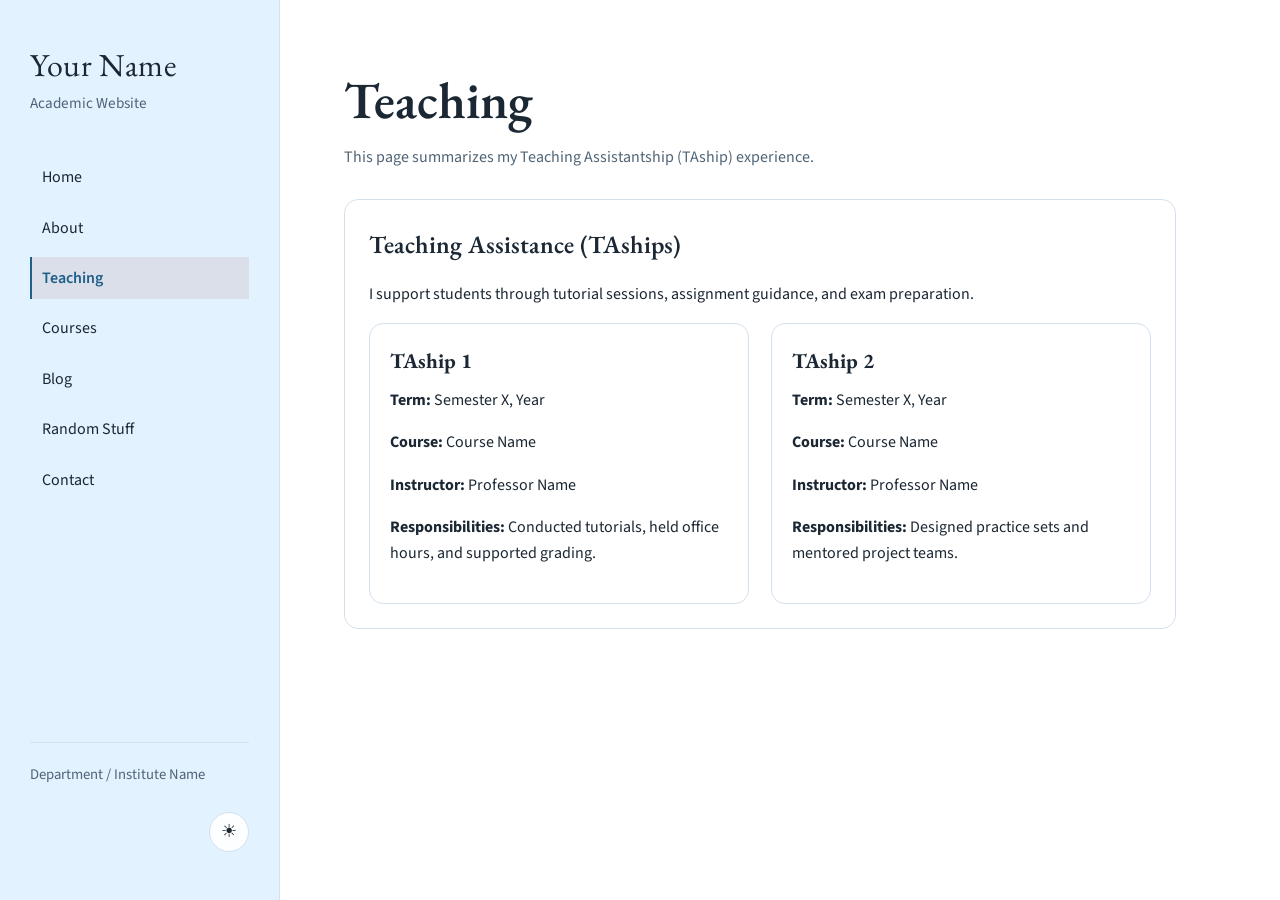
<file: teaching.html>
<!DOCTYPE html>
<html lang="en">
<head>
  <meta charset="UTF-8">
  <meta name="viewport" content="width=device-width, initial-scale=1.0">
  <meta name="description" content="Teaching page of Your Name.">
  <title>Teaching | Your Name</title>
  <link rel="preconnect" href="https://fonts.googleapis.com">
  <link rel="preconnect" href="https://fonts.gstatic.com" crossorigin>
  <link href="https://fonts.googleapis.com/css2?family=Source+Sans+3:wght@400;500;600&family=EB+Garamond:opsz,wght@8..72,500;8..72,600;8..72,700&display=swap" rel="stylesheet">
  <link rel="stylesheet" href="css/style.css">
</head>
<body>
  <button class="menu-toggle" type="button" aria-label="Open navigation" aria-expanded="false" aria-controls="site-sidebar">
    <span class="menu-toggle__line"></span>
    <span class="menu-toggle__line"></span>
    <span class="menu-toggle__line"></span>
  </button>

  <div class="mobile-overlay" aria-hidden="true"></div>

  <aside class="sidebar" id="site-sidebar" aria-label="Sidebar navigation">
    <div class="sidebar__inner">
      <p class="site-title">Your Name</p>
      <p class="site-subtitle">Academic Website</p>

      <nav class="nav" aria-label="Main">
        <ul class="nav__list">
          <li><a href="index.html" data-page="index.html">Home</a></li>
          <li><a href="about.html" data-page="about.html">About</a></li>
          <li><a href="teaching.html" data-page="teaching.html">Teaching</a></li>
          <li><a href="courses.html" data-page="courses.html">Courses</a></li>
          <li><a href="blog.html" data-page="blog.html">Blog</a></li>
          <li><a href="random.html" data-page="random.html">Random Stuff</a></li>
          <li><a href="contact.html" data-page="contact.html">Contact</a></li>
        </ul>
      </nav>

      <p class="sidebar-note">
        <!-- Replace this short line with your affiliation or current role. -->
        Department / Institute Name
      </p>
    </div>
  </aside>

  <main class="content" id="main-content">
    <header class="page-header">
      <h1>Teaching</h1>
      <p>
        <!-- Replace this line with a short overview of your TA work. -->
        This page summarizes my Teaching Assistantship (TAship) experience.
      </p>
    </header>

    <section class="section-block">
      <h2>Teaching Assistance (TAships)</h2>
      <p>
        <!-- Replace this paragraph with your TAship philosophy or role summary. -->
        I support students through tutorial sessions, assignment guidance, and exam preparation.
      </p>
      <div class="card-grid card-grid--tight">
        <article class="card">
          <h3><!-- Replace with course code/title. --> TAship 1</h3>
          <p><strong>Term:</strong> <!-- Replace with semester and year. --> Semester X, Year</p>
          <p><strong>Course:</strong> <!-- Replace with course details. --> Course Name</p>
          <p><strong>Instructor:</strong> <!-- Replace with instructor name. --> Professor Name</p>
          <p><strong>Responsibilities:</strong> <!-- Replace with responsibilities. --> Conducted tutorials, held office hours, and supported grading.</p>
        </article>

        <article class="card">
          <h3><!-- Replace with course code/title. --> TAship 2</h3>
          <p><strong>Term:</strong> <!-- Replace with semester and year. --> Semester X, Year</p>
          <p><strong>Course:</strong> <!-- Replace with course details. --> Course Name</p>
          <p><strong>Instructor:</strong> <!-- Replace with instructor name. --> Professor Name</p>
          <p><strong>Responsibilities:</strong> <!-- Replace with responsibilities. --> Designed practice sets and mentored project teams.</p>
        </article>
      </div>
    </section>
  </main>

  <script src="js/main.js"></script>
</body>
</html>
</file>
<file: css/style.css>
:root {
  --bg: #ffffff;
  --panel: #e3f2ff;
  --content: #ffffff;
  --line: #d3e1ee;
  --text: #1b2733;
  --muted: #4f6476;
  --accent: #1f5f8a;
  --sidebar-width: 280px;
}

[data-theme="dark"] {
  --bg: #111722;
  --panel: #1a2534;
  --content: #151e2b;
  --line: #304053;
  --text: #ecf2f8;
  --muted: #b3c2d2;
  --accent: #80c6ff;
}

* {
  box-sizing: border-box;
}

html,
body {
  margin: 0;
  padding: 0;
}

body {
  font-family: "Source Sans 3", "Segoe UI", sans-serif;
  color: var(--text);
  background: var(--bg);
  line-height: 1.65;
}

.sidebar {
  position: fixed;
  inset: 0 auto 0 0;
  width: var(--sidebar-width);
  background: var(--panel);
  border-right: 1px solid var(--line);
  z-index: 30;
}

.sidebar__inner {
  height: 100%;
  padding: 48px 30px;
  display: flex;
  flex-direction: column;
}

.site-title {
  margin: 0;
  font-family: "EB Garamond", Georgia, serif;
  font-size: 2rem;
  line-height: 1.1;
  letter-spacing: 0.02em;
}

.site-subtitle {
  margin: 8px 0 28px;
  color: var(--muted);
  font-size: 0.95rem;
}

.nav {
  margin-top: 12px;
}

.nav__list {
  list-style: none;
  margin: 0;
  padding: 0;
  display: grid;
  gap: 8px;
}

.nav a {
  display: block;
  padding: 8px 10px;
  color: var(--text);
  text-decoration: none;
  border-left: 2px solid transparent;
  transition: border-color 180ms ease, color 180ms ease, background-color 180ms ease;
}

.nav a:hover,
.nav a:focus-visible {
  color: var(--accent);
  border-left-color: var(--accent);
  background-color: rgba(138, 63, 44, 0.06);
  outline: none;
}

.nav a.active {
  color: var(--accent);
  border-left-color: var(--accent);
  font-weight: 600;
  background-color: rgba(138, 63, 44, 0.1);
}

.sidebar-note {
  margin-top: auto;
  padding-top: 20px;
  border-top: 1px solid var(--line);
  color: var(--muted);
  font-size: 0.92rem;
}

.theme-toggle {
  align-self: flex-end;
  margin-top: 10px;
  width: 40px;
  height: 40px;
  border: 1px solid var(--line);
  border-radius: 999px;
  background: color-mix(in srgb, var(--content) 92%, var(--panel) 8%);
  color: var(--text);
  display: inline-flex;
  align-items: center;
  justify-content: center;
  padding: 0;
  font-size: 1.1rem;
  line-height: 1;
  cursor: pointer;
  transition: background-color 200ms ease, border-color 200ms ease, color 200ms ease, transform 200ms ease;
}

.theme-toggle:hover,
.theme-toggle:focus-visible {
  border-color: var(--accent);
  color: var(--accent);
  transform: translateY(-1px);
  outline: none;
}

.theme-toggle__icon {
  pointer-events: none;
}

html.theme-transition *,
html.theme-transition *::before,
html.theme-transition *::after {
  transition: background-color 250ms ease, color 250ms ease, border-color 250ms ease, box-shadow 250ms ease;
}

.content {
  margin-left: var(--sidebar-width);
  min-height: 100vh;
  max-width: 960px;
  padding: 72px 64px;
}

.page-header h1 {
  margin: 0;
  font-family: "EB Garamond", Georgia, serif;
  font-size: clamp(2.2rem, 4vw, 3.2rem);
  font-weight: 600;
  line-height: 1.1;
}

.page-header p {
  margin: 16px 0 0;
  max-width: 68ch;
  color: var(--muted);
}

.card-grid {
  margin-top: 42px;
  display: grid;
  grid-template-columns: repeat(2, minmax(0, 1fr));
  gap: 22px;
}

.card-grid--tight {
  margin-top: 12px;
}

.card {
  background: var(--content);
  border: 1px solid var(--line);
  border-radius: 14px;
  padding: 20px;
}

.card h2,
.feature h2,
.section-block h2 {
  margin: 0;
  font-family: "EB Garamond", Georgia, serif;
  font-size: 1.55rem;
  font-weight: 600;
}

.card p,
.feature p,
.section-block p,
.section-block li {
  color: var(--text);
}

.feature,
.section-block {
  margin-top: 28px;
  background: var(--content);
  border: 1px solid var(--line);
  border-radius: 14px;
  padding: 24px;
}

.feature__image {
  margin-top: 14px;
  display: block;
  width: min(100%, 420px);
  border-radius: 12px;
  border: 1px solid var(--line);
  background-color: #ece8df;
  aspect-ratio: 4 / 3;
  object-fit: cover;
}

.list-clean {
  margin: 12px 0 0;
  padding-left: 18px;
}

.contact-links {
  margin-top: 10px;
  display: flex;
  flex-wrap: wrap;
  gap: 12px;
}

.contact-links a {
  color: var(--accent);
  text-decoration-thickness: 1px;
  text-underline-offset: 3px;
}

.eyebrow {
  margin: 0;
  text-transform: uppercase;
  letter-spacing: 0.12em;
  color: var(--accent);
  font-size: 0.78rem;
  font-weight: 600;
}

.subheading {
  margin: 26px 0 10px;
  font-family: "EB Garamond", Georgia, serif;
  font-size: 1.35rem;
  font-weight: 600;
}

.home-hero {
  display: grid;
  grid-template-columns: 1.3fr minmax(220px, 320px);
  gap: 30px;
  align-items: start;
  background: var(--content);
  border: 1px solid var(--line);
  border-radius: 16px;
  padding: 28px;
}

.home-hero h1 {
  margin: 6px 0 8px;
  font-family: "EB Garamond", Georgia, serif;
  font-size: clamp(2.1rem, 3.6vw, 3rem);
  line-height: 1.1;
}

.home-hero__meta {
  margin: 0;
  color: var(--text);
  font-size: 1.02rem;
}

.home-hero__summary {
  margin: 16px 0 0;
  color: var(--text);
  max-width: 62ch;
}

.chip-list {
  list-style: none;
  margin: 0;
  padding: 0;
  display: flex;
  flex-wrap: wrap;
  gap: 8px;
}

.chip-list li,
.chip-list span {
  display: inline-flex;
  align-items: center;
  padding: 6px 11px;
  border: 1px solid var(--line);
  border-radius: 999px;
  background-color: color-mix(in srgb, var(--panel) 42%, var(--content) 58%);
  color: var(--text);
  font-size: 0.9rem;
}

.action-row {
  margin-top: 20px;
  display: flex;
  flex-wrap: wrap;
  gap: 10px;
}

.btn {
  display: inline-flex;
  align-items: center;
  justify-content: center;
  min-height: 38px;
  padding: 8px 14px;
  border: 1px solid var(--line);
  border-radius: 10px;
  background: var(--content);
  color: var(--text);
  text-decoration: none;
  font-weight: 600;
  font-size: 0.92rem;
  transition: transform 160ms ease, box-shadow 160ms ease, border-color 160ms ease;
}

.btn:hover,
.btn:focus-visible {
  border-color: var(--accent);
  box-shadow: 0 8px 18px rgba(14, 27, 43, 0.18);
  transform: translateY(-1px);
  outline: none;
}

.home-hero__photo-wrap {
  margin: 0;
}

.home-hero__photo {
  width: 100%;
  border-radius: 14px;
  border: 1px solid var(--line);
  background-color: #ece8df;
  aspect-ratio: 4 / 5;
  object-fit: cover;
}

.home-hero__photo-wrap figcaption {
  margin-top: 8px;
  color: var(--muted);
  font-size: 0.9rem;
}

.news-list {
  margin: 10px 0 0;
  padding-left: 20px;
  display: grid;
  gap: 14px;
}

.news-list li {
  padding-left: 6px;
}

.news-date {
  display: inline-block;
  min-width: 82px;
  margin-right: 10px;
  font-size: 0.85rem;
  color: var(--muted);
}

.news-list p {
  display: inline;
  margin: 0;
  color: var(--text);
}

.project-grid {
  margin-top: 14px;
  display: grid;
  grid-template-columns: repeat(2, minmax(0, 1fr));
  gap: 18px;
}

.project-card {
  border: 1px solid var(--line);
  border-radius: 14px;
  background: var(--content);
  padding: 16px;
}

.project-card__image {
  display: block;
  width: 100%;
  border: 1px solid var(--line);
  border-radius: 10px;
  margin-bottom: 12px;
  aspect-ratio: 16 / 9;
  object-fit: cover;
  background: #ece8df;
}

.project-card h3,
.interest-card h3,
.card h3 {
  margin: 0;
  font-family: "EB Garamond", Georgia, serif;
  font-size: 1.32rem;
}

.project-card p,
.interest-card p,
.card h3 + p {
  margin-top: 8px;
  color: var(--text);
}

.project-link {
  color: var(--accent);
  font-weight: 600;
  text-decoration-thickness: 1px;
  text-underline-offset: 3px;
}

.interest-grid {
  margin-top: 14px;
  display: grid;
  grid-template-columns: repeat(3, minmax(0, 1fr));
  gap: 14px;
}

.interest-card {
  border: 1px solid var(--line);
  border-radius: 12px;
  padding: 14px;
  background: color-mix(in srgb, var(--panel) 28%, var(--content) 72%);
}

.visually-hidden {
  position: absolute;
  width: 1px;
  height: 1px;
  padding: 0;
  margin: -1px;
  overflow: hidden;
  clip: rect(0, 0, 0, 0);
  white-space: nowrap;
  border: 0;
}

.course-search {
  width: 100%;
  max-width: 560px;
  border: 1px solid var(--line);
  border-radius: 11px;
  background: var(--content);
  padding: 11px 13px;
  font: inherit;
  color: var(--text);
}

.course-search:focus-visible {
  border-color: var(--accent);
  outline: 2px solid rgba(138, 63, 44, 0.16);
  outline-offset: 1px;
}

.search-help {
  margin: 10px 0 0;
  color: var(--muted);
  font-size: 0.93rem;
}

.search-empty {
  margin: 12px 0 0;
  color: var(--accent);
  font-weight: 600;
}

.semester {
  margin-top: 14px;
  border: 1px solid var(--line);
  border-radius: 12px;
  background: var(--content);
}

.semester h3 {
  margin: 0;
}

.semester-toggle {
  width: 100%;
  text-align: left;
  border: 0;
  background: color-mix(in srgb, var(--panel) 45%, var(--content) 55%);
  border-radius: 12px;
  padding: 14px 16px;
  font-family: "EB Garamond", Georgia, serif;
  font-size: 1.35rem;
  color: var(--text);
  cursor: pointer;
}

.semester-toggle::after {
  content: "▾";
  float: right;
  transition: transform 160ms ease;
}

.semester-toggle[aria-expanded="false"]::after {
  transform: rotate(-90deg);
}

.semester-panel {
  padding: 12px;
}

.course-card {
  border: 1px solid var(--line);
  border-radius: 12px;
  padding: 16px;
  background: var(--content);
}

.course-card h4 {
  margin: 0;
  font-family: "EB Garamond", Georgia, serif;
  font-size: 1.28rem;
}

.course-card p {
  margin: 8px 0 0;
  color: var(--text);
}

.coursework {
  padding-top: 28px;
  padding-bottom: 30px;
}

.coursework-grid {
  margin-top: 18px;
  display: grid;
  grid-template-columns: repeat(3, minmax(0, 1fr));
  gap: 30px 26px;
}

.coursework-category {
  min-width: 0;
}

.coursework-category h3 {
  margin: 0;
  padding-bottom: 8px;
  border-bottom: 1px solid var(--line);
  font-family: "EB Garamond", Georgia, serif;
  font-size: 1.36rem;
  font-weight: 600;
  line-height: 1.2;
}

.coursework-list {
  margin: 12px 0 0;
  padding: 0;
  list-style: none;
}

.coursework-list li {
  position: relative;
  margin: 0;
  padding: 7px 0 7px 14px;
  color: var(--text);
  transition: color 160ms ease;
}

.coursework-list li::before {
  content: "•";
  position: absolute;
  left: 0;
  top: 7px;
  color: var(--muted);
}

.coursework-list li:hover {
  color: var(--accent);
}

.photo-gallery {
  margin-top: 14px;
  display: grid;
  grid-template-columns: repeat(12, minmax(0, 1fr));
  gap: 12px;
}

.photo-item {
  grid-column: span 4;
  margin: 0;
}

.photo-item--wide {
  grid-column: span 8;
}

.photo-item--tall {
  grid-row: span 2;
}

.photo-item img {
  display: block;
  width: 100%;
  border: 1px solid var(--line);
  border-radius: 12px;
  background: color-mix(in srgb, var(--panel) 30%, var(--content) 70%);
  aspect-ratio: 4 / 3;
  object-fit: cover;
}

.photo-item--tall img {
  aspect-ratio: 3 / 4;
}

.photo-item figcaption {
  margin-top: 8px;
  color: var(--muted);
  font-size: 0.9rem;
}

.recording-grid {
  margin-top: 14px;
  display: grid;
  grid-template-columns: repeat(2, minmax(0, 1fr));
  gap: 16px;
}

.recording-card {
  border: 1px solid var(--line);
  border-radius: 14px;
  padding: 16px;
  background: var(--content);
}

.recording-embed-wrap {
  border: 1px solid var(--line);
  border-radius: 12px;
  padding: 10px;
  background: color-mix(in srgb, var(--panel) 25%, var(--content) 75%);
}

.recording-embed-wrap .instagram-media {
  width: 100% !important;
  min-width: 0 !important;
}

.recording-card h3 {
  margin: 12px 0 0;
  font-family: "EB Garamond", Georgia, serif;
  font-size: 1.28rem;
}

.recording-date {
  margin: 4px 0 0;
  font-size: 0.9rem;
  color: var(--muted);
}

.recording-note {
  margin-top: 14px;
  color: var(--muted);
  font-size: 0.93rem;
}

.contact-panel-grid {
  margin-top: 12px;
  display: grid;
  grid-template-columns: repeat(2, minmax(0, 1fr));
  gap: 14px;
}

.contact-panel {
  border: 1px solid var(--line);
  border-radius: 12px;
  padding: 14px;
  background: var(--content);
}

.contact-panel h3 {
  margin: 0;
  font-family: "EB Garamond", Georgia, serif;
  font-size: 1.28rem;
}

.contact-panel p,
.contact-panel li {
  color: #3a3834;
}

.contact-panel a {
  color: var(--accent);
}

.mobile-overlay {
  display: none;
}

.menu-toggle {
  display: none;
  position: fixed;
  top: 16px;
  right: 16px;
  z-index: 40;
  border: 1px solid var(--line);
  border-radius: 10px;
  background: var(--content);
  width: 44px;
  height: 44px;
  padding: 8px;
  cursor: pointer;
}

.menu-toggle__line {
  display: block;
  width: 100%;
  height: 2px;
  margin: 5px 0;
  background-color: var(--text);
}

@media (max-width: 900px) {
  .content {
    padding: 62px 32px;
  }

  .card-grid {
    grid-template-columns: 1fr;
  }

  .home-hero {
    grid-template-columns: 1fr;
  }

  .home-hero__photo-wrap {
    max-width: 340px;
  }

  .project-grid,
  .interest-grid,
  .recording-grid,
  .contact-panel-grid {
    grid-template-columns: 1fr;
  }

  .coursework-grid {
    grid-template-columns: repeat(2, minmax(0, 1fr));
  }

  .photo-item,
  .photo-item--wide {
    grid-column: span 6;
  }
}

@media (max-width: 760px) {
  .menu-toggle {
    display: block;
  }

  .sidebar {
    transform: translateX(-100%);
    transition: transform 220ms ease;
    box-shadow: none;
  }

  .content {
    margin-left: 0;
    padding: 88px 20px 36px;
  }

  .mobile-overlay {
    position: fixed;
    inset: 0;
    background: rgba(22, 20, 17, 0.34);
    z-index: 20;
    opacity: 0;
    visibility: hidden;
    transition: opacity 220ms ease, visibility 220ms ease;
  }

  body.nav-open .sidebar {
    transform: translateX(0);
    box-shadow: 14px 0 30px rgba(10, 8, 6, 0.16);
  }

  body.nav-open .mobile-overlay {
    display: block;
    opacity: 1;
    visibility: visible;
  }

  .photo-gallery {
    grid-template-columns: repeat(2, minmax(0, 1fr));
  }

  .photo-item,
  .photo-item--wide {
    grid-column: span 1;
  }

  .photo-item img,
  .photo-item--tall img {
    aspect-ratio: 4 / 3;
  }

  .coursework-grid {
    grid-template-columns: 1fr;
    gap: 24px;
  }

}
</file>
